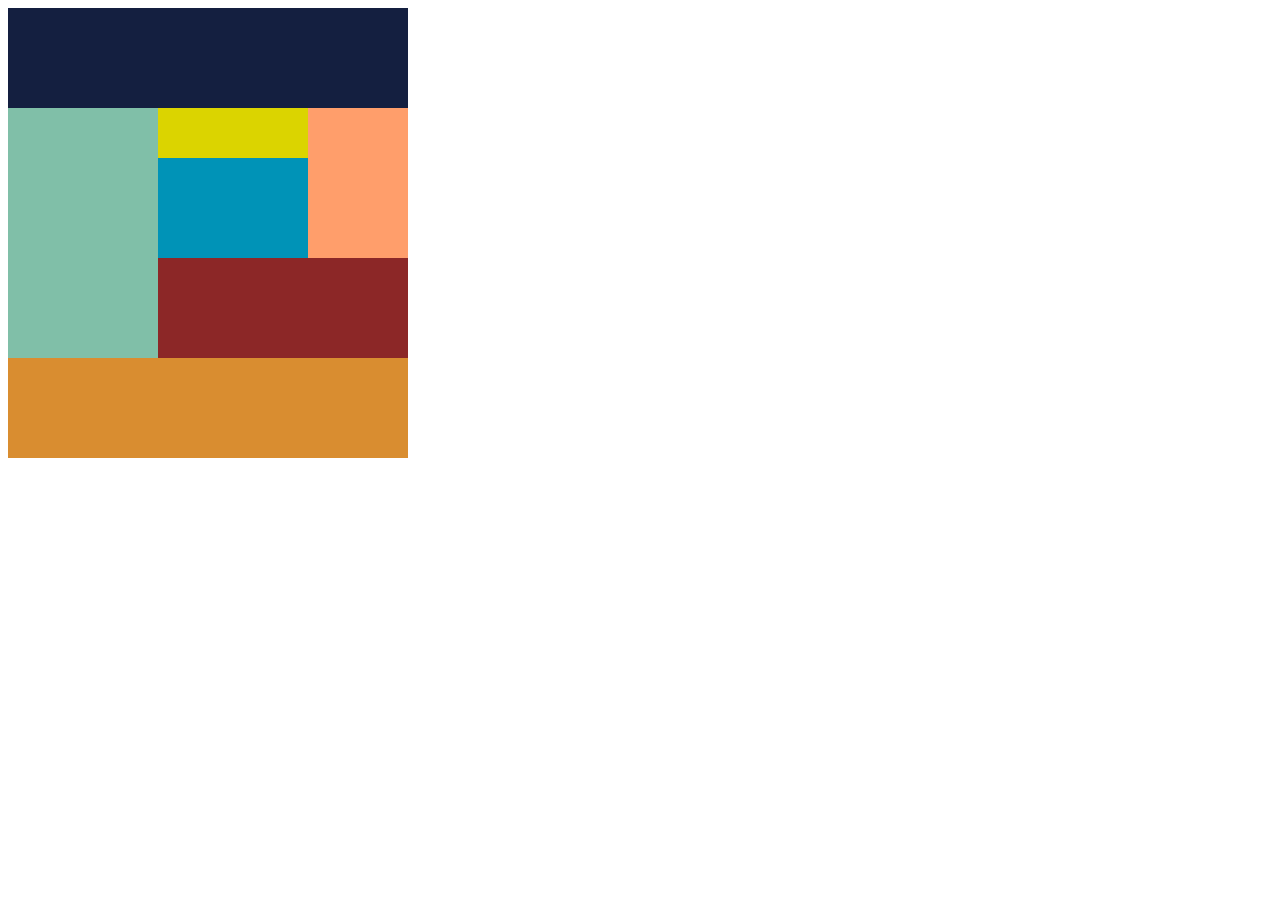
<file: 1-4/index.html>
<!DOCTYPE html>
<html lang="ja">
<head>
    <meta charset="UTF-8">
    <meta http-equiv="X-UA-Compatible" content="IE=edge">
    <meta name="viewport" content="width=device-width, initial-scale=1.0">
    <title>Document</title>
    <link rel="stylesheet" href="stylesheet.css">
    <meta name="viewport" content="width=device-width,initial-scale=1.0,minimum-scale=1.0">
    <link rel="stylesheet" href="smartStyle.css">

</head>
<body>
    <div class="wrapper">
        <div class="header"></div>
        <div class="main clearfix">
            <div class="left"></div>
            <div class="right">
                <div class="orange"></div>
                <div class="yellow"></div>
                <div class="blue"></div>   
                <div class="brown"></div>
            </div>
        </div>


        <div class="footer"></div>
    </div>  
    
</body>
</html>
</file>
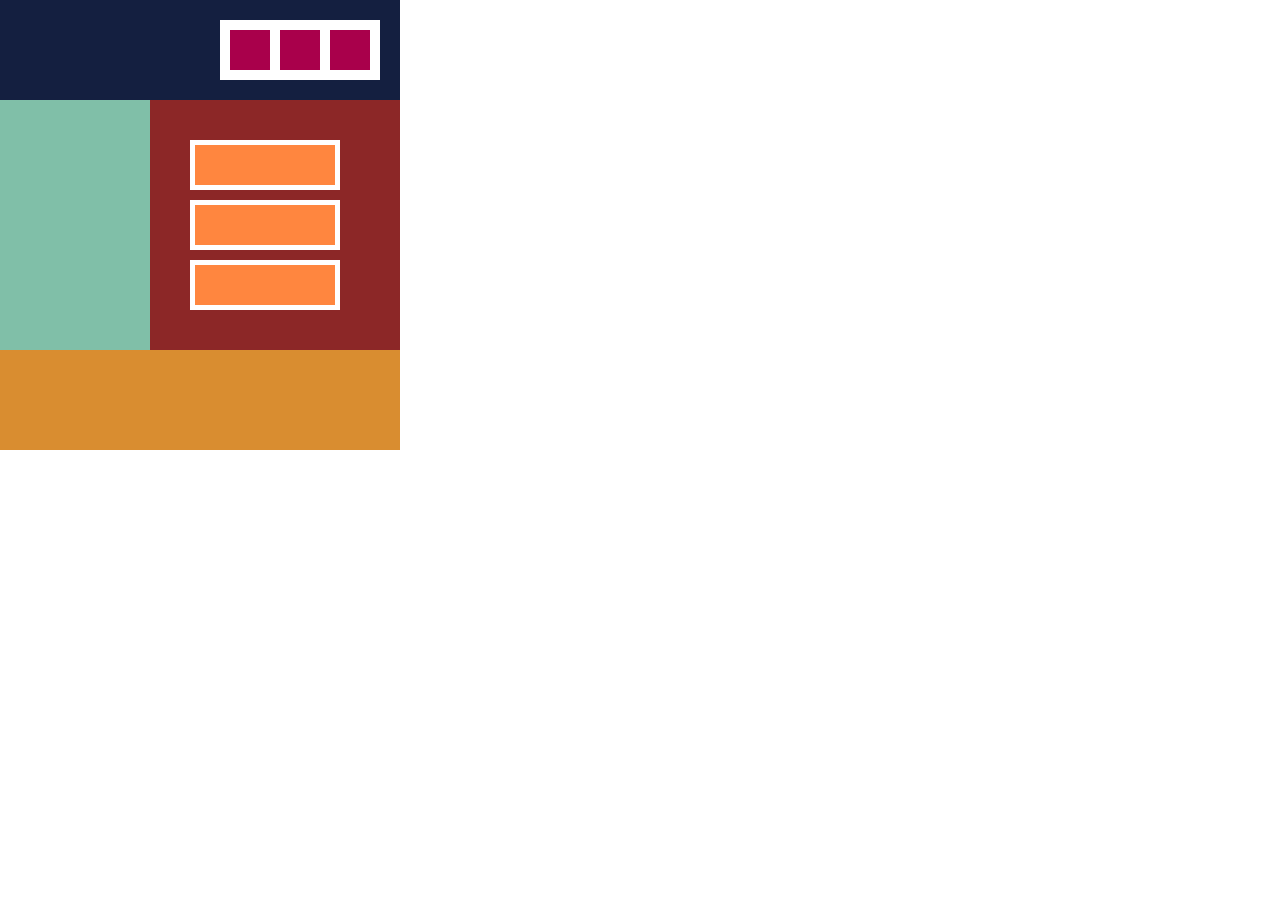
<file: 1-5/index.html>
<!DOCTYPE html>
<html lang="ja">
<head>
    <meta charset="UTF-8">
    <meta http-equiv="X-UA-Compatible" content="IE=edge">
    <meta name="viewport" content="width=device-width, initial-scale=1.0">
    <title>Document</title>
    <link rel = "stylesheet" type = "text/css" href = "http://yui.yahooapis.com/3.18.1/build/cssreset/cssreset-min.css" >
    <link rel="stylesheet" href="style.css">
    <meta name="viewport" content="width=device-width,initial-scale=1.0,minimum-scale=1.0">
    <link rel="stylesheet" href="smartStyle.css">
</head>
<body>
    <div class="wrapper">
        <div class="header">
            <div class="header-left"></div>
            <div class="header-middle"></div>
            <div class="header-right"></div>
        </div>
        <div class="main clearfix">
            <div class="left"></div>
            <div class="right">
                <div class="right-top"></div>
                <div class="right-middle"></div>
                <div class="right-bottom"></div>
            </div>
        </div>
        <div class="footer"></div>
    </div>
    
</body>
</html>
</file>
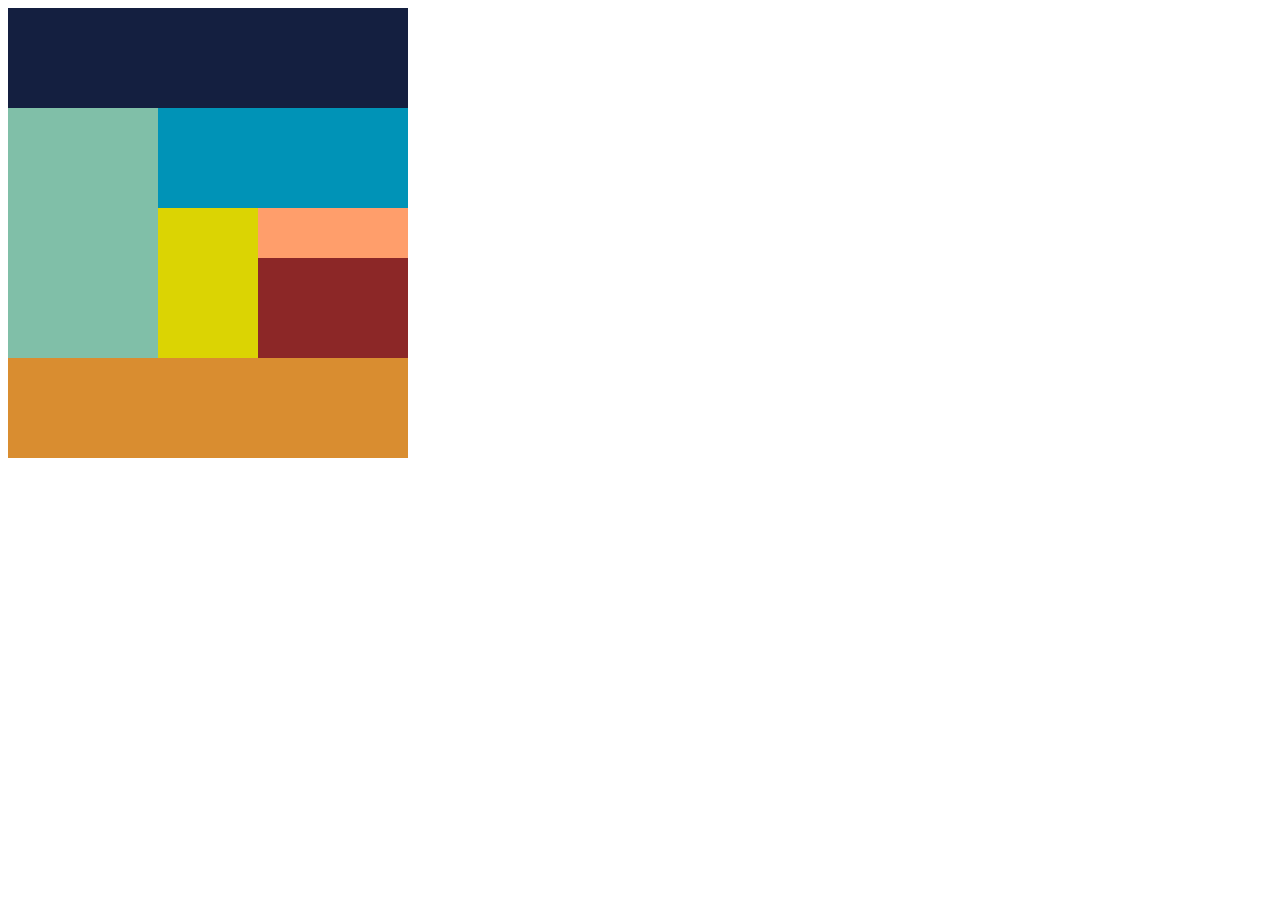
<file: 1-7/index.html>
<!DOCTYPE html>
<html lang="ja">
<head>
    <meta charset="UTF-8">
    <meta http-equiv="X-UA-Compatible" content="IE=edge">
    <meta name="viewport" content="width=device-width, initial-scale=1.0">
    <title>Document</title>
    <link rel="stylesheet" href="css/style.css">
    
</head>
<body>
    <div class="wrapper">
        <div class="header"></div>
        <div class="main clearfix">
            <div class="left"></div>
            <div class="right">
                <div class="right-header"></div>
                <div class="right-yellow"></div>
                <div class="rightright">
                    <div class="right-orange"></div>
                    <div class="right-brown"></div>

                </div>
                
            </div>
        </div>
        <div class="footer"></div>
    </div>
    
</body>
</html>
</file>
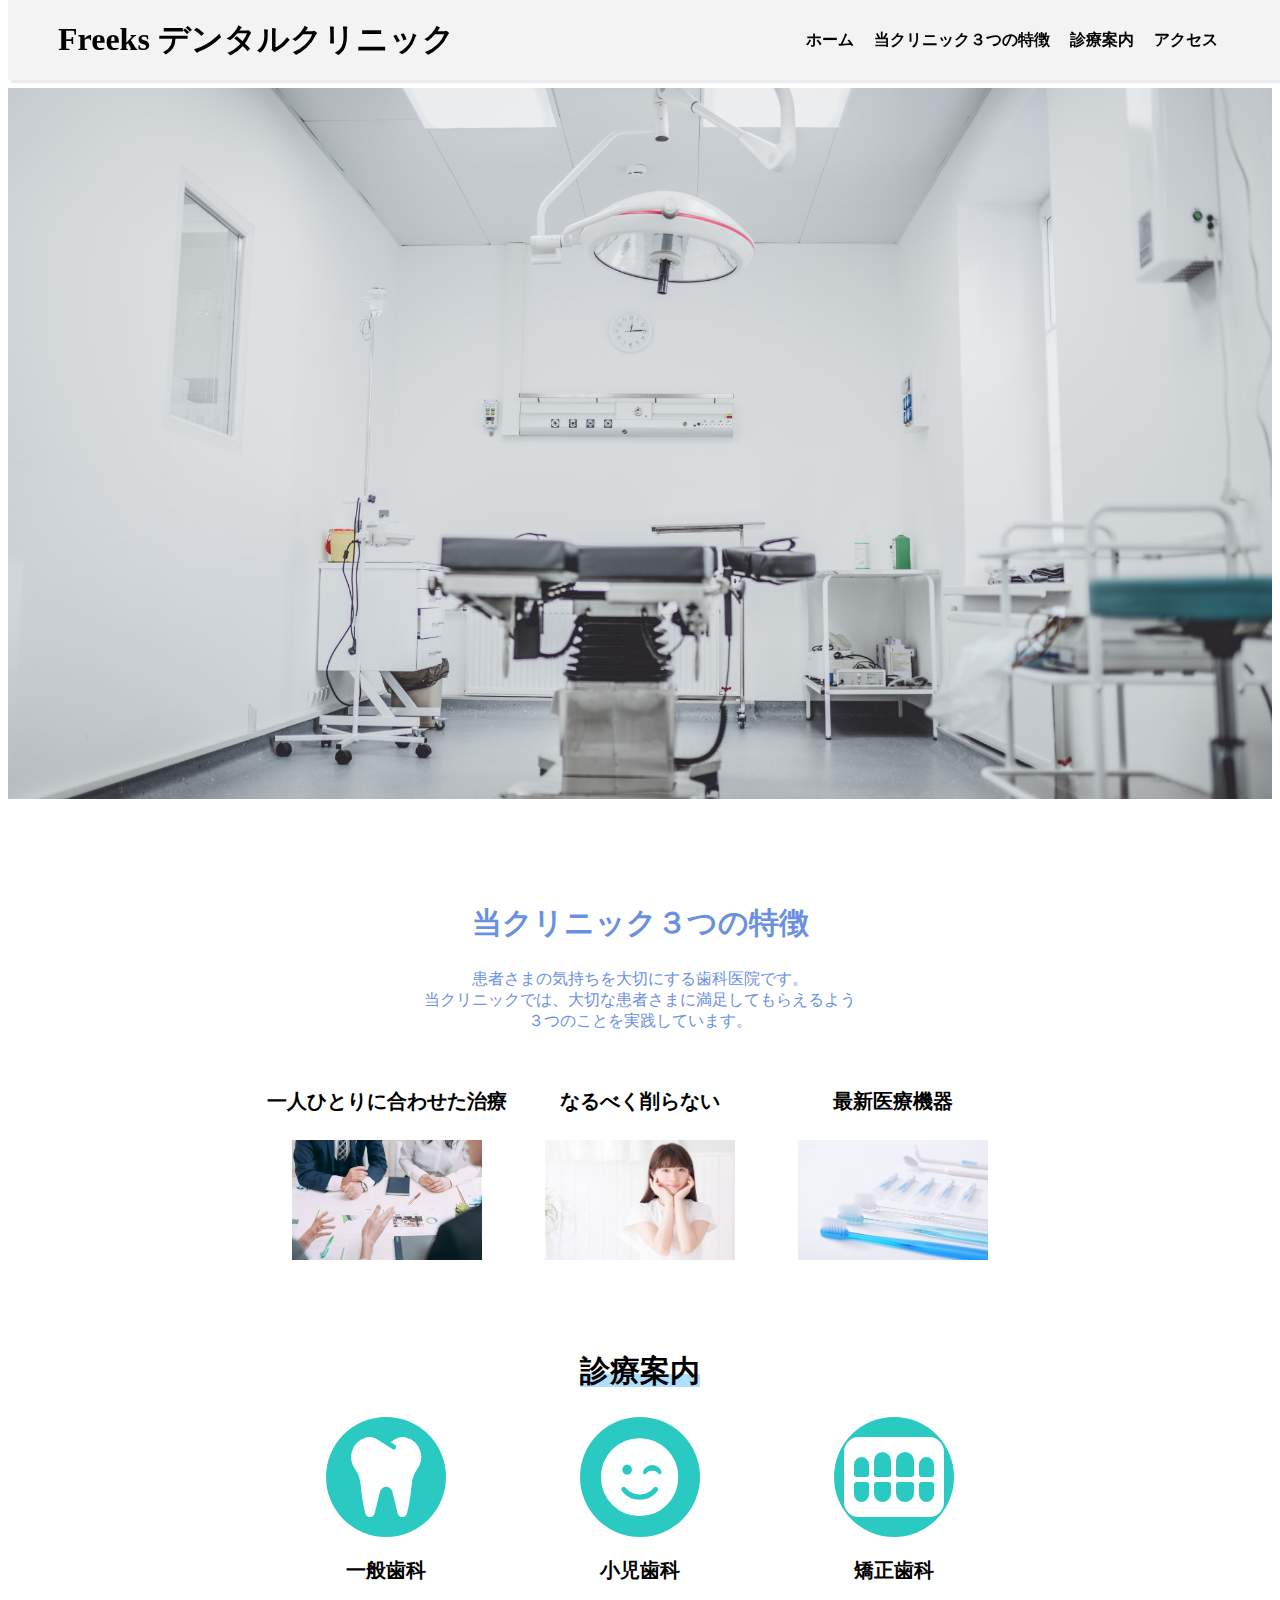
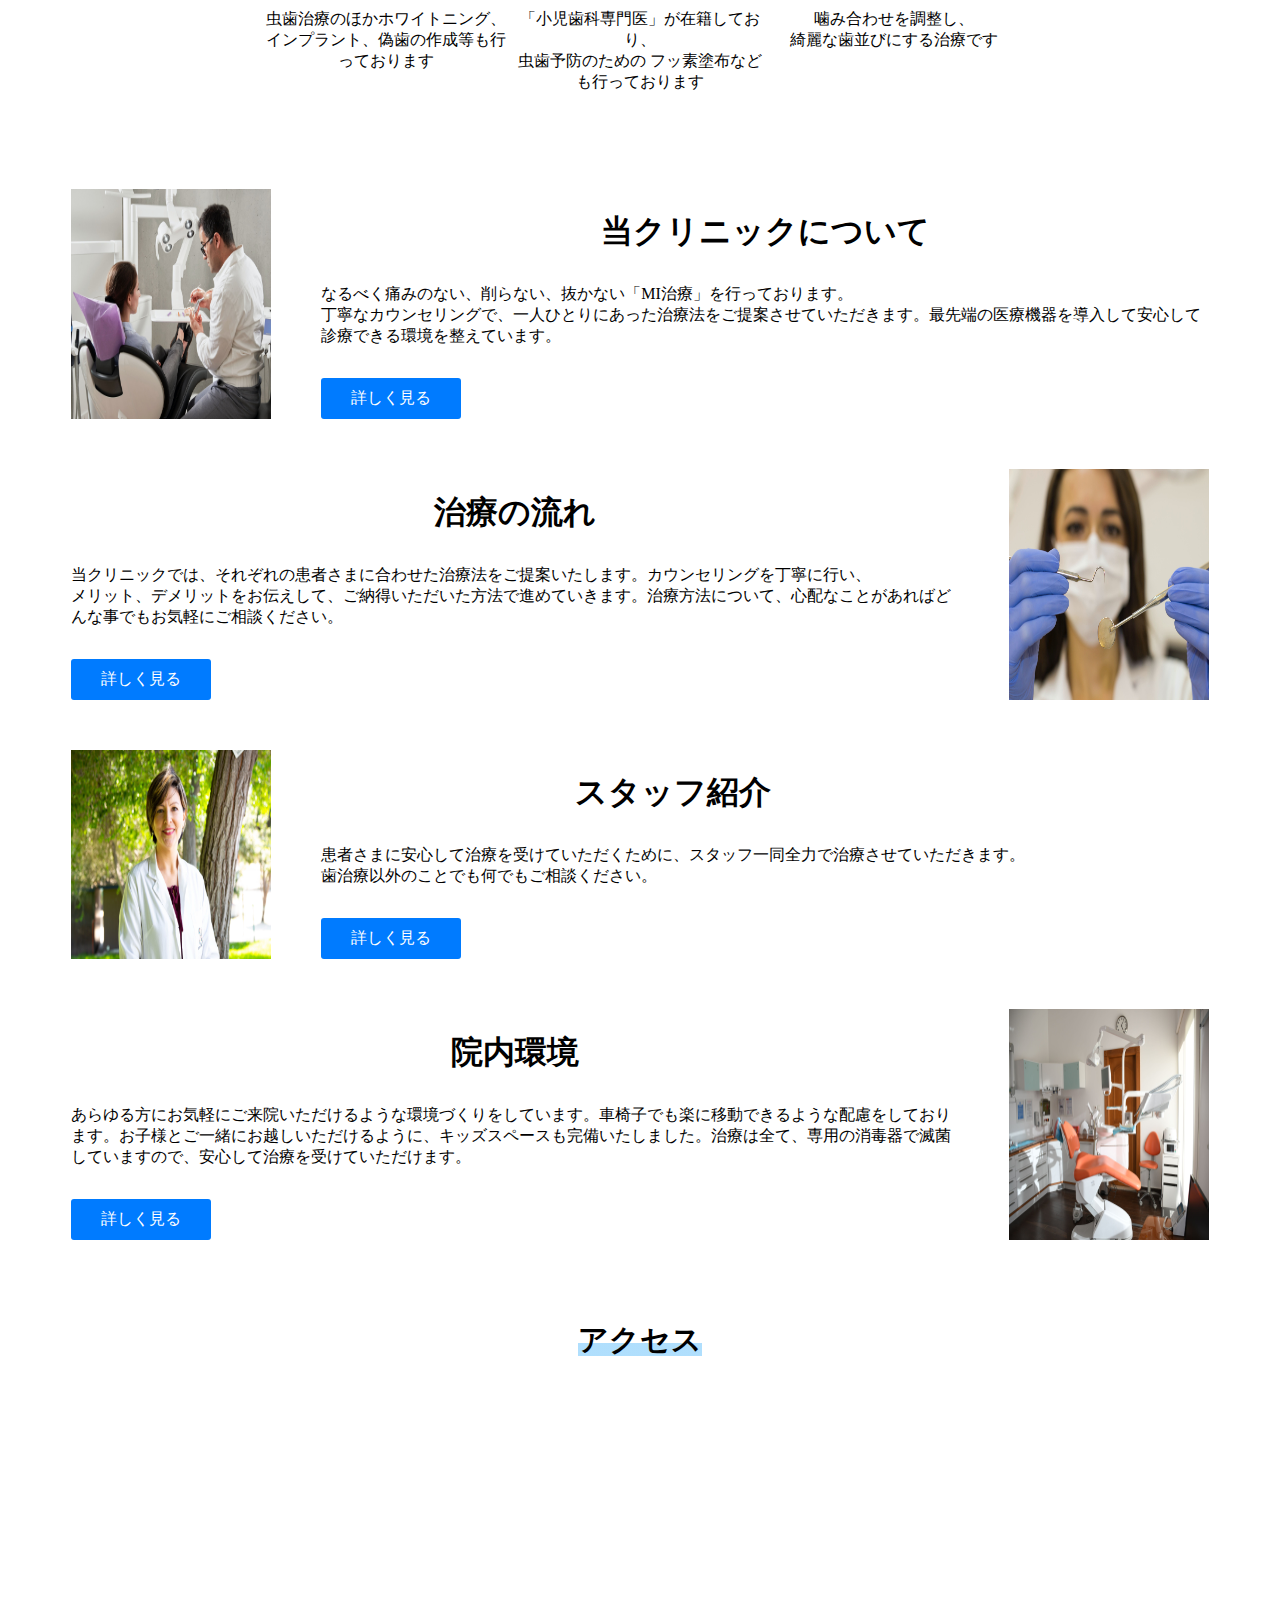
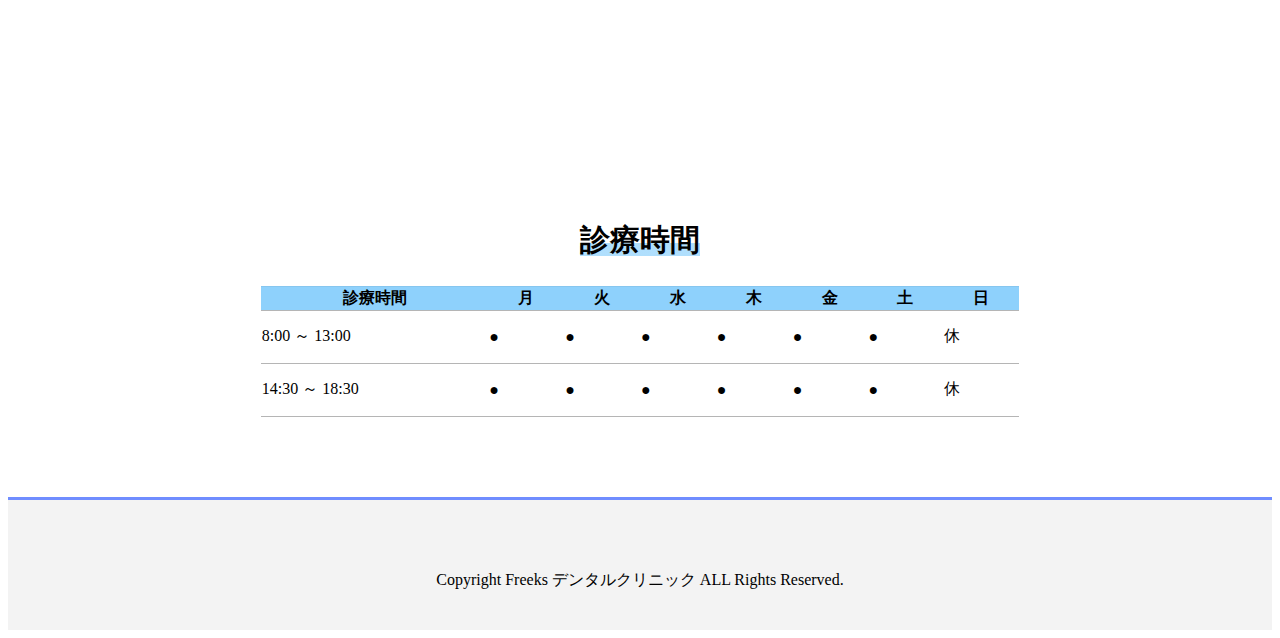
<file: freeks_html/index.html>
<!DOCTYPE html>
<html lang="ja">
<head>
    <meta charset="UTF-8">
    <meta name="viewport" content="width=device-width, initial-scale=1.0">
    <title>Freeksデンタルクリニックa</title>
    <link rel = "stylesheet" type = "text/css" href = "http://yui.yahooapis.com/3.18.1/build/cssreset/cssreset-min.css" >
    <link rel="stylesheet" href="css/style.css">
    <link href="https://use.fontawesome.com/releases/v5.6.1/css/all.css" rel="stylesheet">

</head>
<body>
    <header>
        <h1 class="title">Freeks デンタルクリニック</h1>
        <nav class="nav-menu">
            <ul >
                <li><a href="#home">ホーム</a></li>
                <li><a href="#threeFeatures">当クリニック３つの特徴</a></li>
                <li><a href="#info">診療案内</a></li>
                <li><a href="#access">アクセス</a></li>
                
            </ul>
        </nav>
                        
    </header>
    <main>
        <div class="container" id="home">
            <img src="img/top_pic.jpg" class="top_img" alt="">
        </div>
        <section class="three-features">
            <div style="margin-top: 100px; margin-bottom:40px;">
                <h2 style="font-size:30px; color:#6a90e2;" id="threeFeatures">当クリニック３つの特徴</h2>
                <p style="color:#6a90e2;">患者さまの気持ちを大切にする歯科医院です。
                    <br>当クリニックでは、大切な患者さまに満足してもらえるよう
                    <br>３つのことを実践しています。
                </p>
            </div>
            <div class="features">
                <div class="feature">
                    <h2>一人ひとりに合わせた治療</h2>
                    <img src="img/feature1.jpg" alt="">
                </div>
                <div class="feature">
                    <h2> なるべく削らない</h2>
                    <img src="img/feature2.jpg" alt="" />
                </div>

                <div class="feature">
                    <h2> 最新医療機器</h2>
                    <img src="img/feature3.jpg" alt="" />
                </div>
            </div>
        
        </section>

        <section class="medical_information">
            <h2 style="font-size:30px; text-align: center;" id="info">
                <span style="background: linear-gradient(transparent 60%,rgba(142, 209, 252, 0.7) 0%);">診療案内</span>
            </h2>
            <div class="informations">
                <div class="information">
                    <div class="tooth">
                        <i class="fas fa-tooth fa-5x bg-color"></i>
                    </div>             
                            <h2>一般歯科</h2>
                            <p>虫歯治療のほかホワイトニング、<br>
                            インプラント、偽歯の作成等も行っております
                            </p>
                </div>

                <div class="information">
                    <div class="tooth">
                        <i class="fas fa-smile-wink  fa-5x bg-color"></i>
                    </div>
                        <h2>小児歯科</h2>
                        <p>
                        「小児歯科専門医」が在籍しており、<br>虫歯予防のための
                        フッ素塗布なども行っております
                        </p>

                </div>

                <div class="information">
                    <div class="tooth">
                        <i class="fas fa-teeth  fa-5x bg-color"></i>
                    </div>
                        <h2>矯正歯科</h2>
                        <p>噛み合わせを調整し、<br>
                            綺麗な歯並びにする治療です
                        </p>

                        
                    
                </div>
            </div>

        </section>
        <section class="hospital_detail">
            <div class="details">
                <div class="desc">
                    <img src="img/desc_1.jpg" width="200px" height="auto" alt="">
                    <div class="desc_odd">

                    <h1>当クリニックについて</h1>
                    <p>なるべく痛みのない、削らない、抜かない「MI治療」を行っております。<br>
                        丁寧なカウンセリングで、一人ひとりにあった治療法をご提案させていただきます。最先端の医療機器を導入して安心して診療できる環境を整えています。
                    </p>    
                    <a class="btn" href="">詳しく見る</a>
                    </div>
                </div>
                <div class="desc">
                    <img src="img/desc_2.jpg" width="200px" height="auto" alt="">
                    <div class="desc_even">

                    <h1>治療の流れ</h1>
                    <p>当クリニックでは、それぞれの患者さまに合わせた治療法をご提案いたします。カウンセリングを丁寧に行い、<br>
                        メリット、デメリットをお伝えして、ご納得いただいた方法で進めていきます。治療方法について、心配なことがあればどんな事でもお気軽にご相談ください。</p>
                    <a class="btn" href="">詳しく見る</a>
                    </div>
                </div>
                <div class="desc">
                    <img src="img/desc_3.jpg" width="200px" height="auto" alt="">
                    <div class="desc_odd">

                    <h1>スタッフ紹介</h1>
                    <p>
                        患者さまに安心して治療を受けていただくために、スタッフ一同全力で治療させていただきます。<br>
                        歯治療以外のことでも何でもご相談ください。
                    </p>
                    <a class="btn" href="">詳しく見る</a>
                    </div>
                </div>
                <div class="desc">
                    <img src="img/desc_4.jpg" width="200px" height="auto" alt="">
                    <div class="desc_even">

                    <h1>院内環境</h1>
                    <p>
                        あらゆる方にお気軽にご来院いただけるような環境づくりをしています。車椅子でも楽に移動できるような配慮をしております。お子様とご一緒にお越しいただけるように、キッズスペースも完備いたしました。治療は全て、専用の消毒器で滅菌していますので、安心して治療を受けていただけます。
                    </p>
                    <a class="btn" href="">詳しく見る</a>
                    </div>
                </div>
            </div>
        </section>
        <section>
            <h2 style="font-size:30px; text-align: center;" id="access">
                <span style="background: linear-gradient(transparent 60%,rgba(142, 209, 252, 0.7) 0);">アクセス</span>
            </h2>
            <div class="map"> 
                <iframe src="https://www.google.com/maps/embed?pb=!1m18!1m12!1m3!1d5664.785094980269!2d141.38923237941069!3d43.05430856766139!2m3!1f0!2f0!3f0!3m2!1i1024!2i768!4f13.1!3m3!1m2!1s0x5f0b2bda74ba1b6d%3A0x5b32f8facb8462b!2z44Kz44Oh44OA54-I55Cy5bqXIOadseacreW5jDXmnaHlupc!5e0!3m2!1sja!2sjp!4v1641057151929!5m2!1sja!2sjp" width="60%" height="350" style="border:0;" allowfullscreen="" loading="lazy"></iframe>
            </div>
        </section>    
        <section>
            <h2 style="font-size: 30px; text-align: center;">
            <span style="background: linear-gradient(transparent 60%, rgba(142, 209, 252, 0.7)0);">診療時間</span></h2>

            <table>
                <!-- head部分 -->
                <thead>
                    <tr>
                        <th>診療時間</th>
                        <th>月</th>
                        <th>火</th>
                        <th>水</th>
                        <th>木</th>
                        <th>金</th>
                        <th>土</th>
                        <th>日</th>
                    </tr>
                </thead>
            
                <!-- body部分 -->
                <tbody>
                    <tr>
                        <td width="30%">8:00 ～ 13:00</td>
                        <td height="50">●</td>
                        <td>●</td>
                        <td>●</td>
                        <td>●</td>
                        <td>●</td>
                        <td>●</td>
                        <td>休</td>
                    </tr>
                    <tr>
                        <td>14:30 ～ 18:30</td>
                        <td height="50">●</td>
                        <td>●</td>
                        <td>●</td>
                        <td>●</td>
                        <td>●</td>
                        <td>●</td>
                        <td>休</td>
                    </tr>
                </tbody>
            </table>
        </section>
    </main>
    <footer>
        <p>Copyright Freeks デンタルクリニック ALL Rights Reserved.</p>
    </footer>

   
    
  

</body>
</html>
</file>
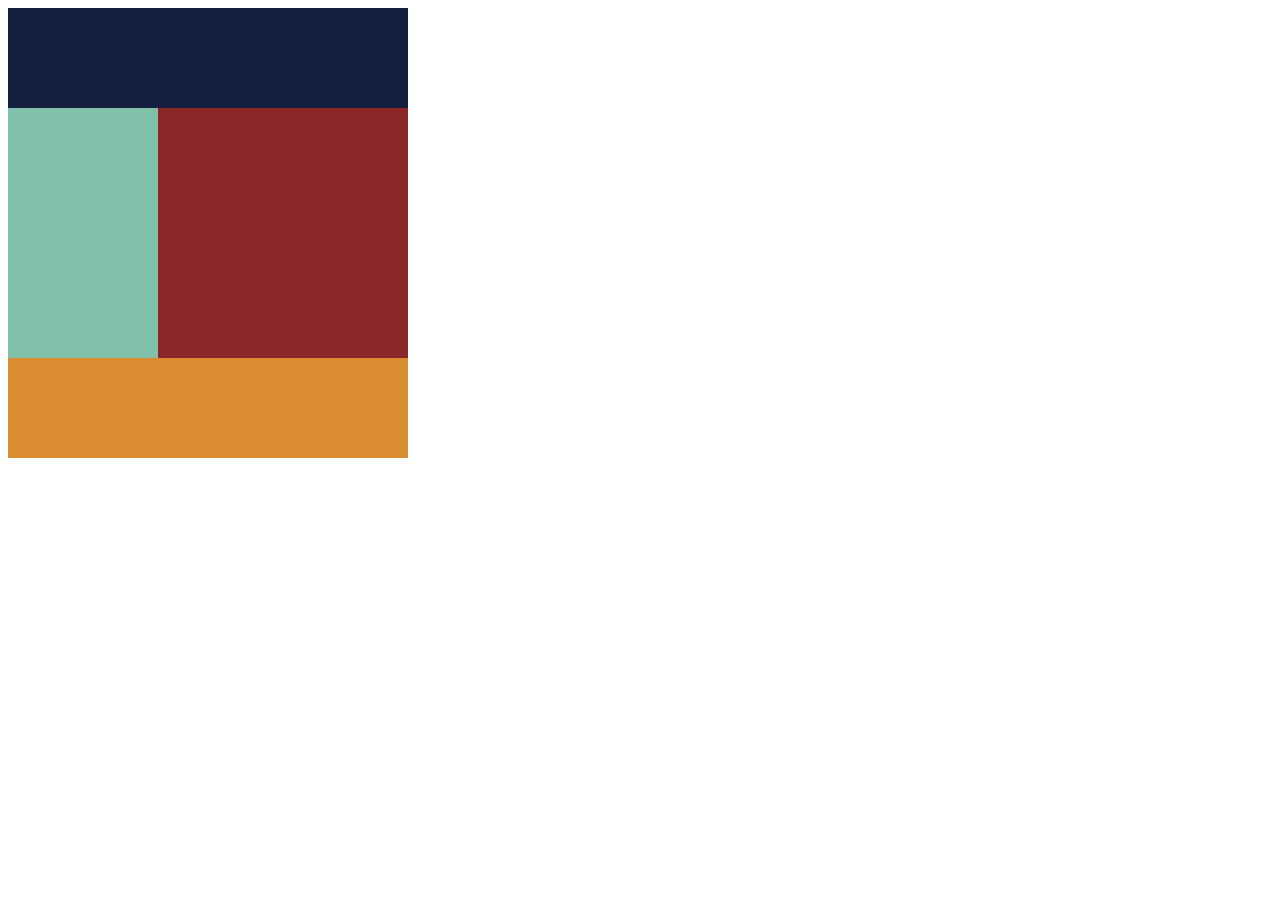
<file: 1-3/top1.html>
<!DOCTYPE html>
<html lang="en">
<head>
    <meta charset="UTF-8">
    <meta http-equiv="X-UA-Compatible" content="IE=edge">
    <meta name="viewport" content="width=device-width, initial-scale=1.0">
    <title>Document</title>
    <link rel="stylesheet" href="style1.css">
    <meta name="viewport" content="width=device-width,initial-scale=1.0,minimum-scale=1.0">
    <link rel="stylesheet" href="smartStyle1.css">
</head>
<body>
    <div class="header"></div>
    <div class="main clearfix">
        <div class="left"></div>
        <div class="right"></div>
    </div>
    <div class="footer"></div>
    
</body>
</html>
</file>
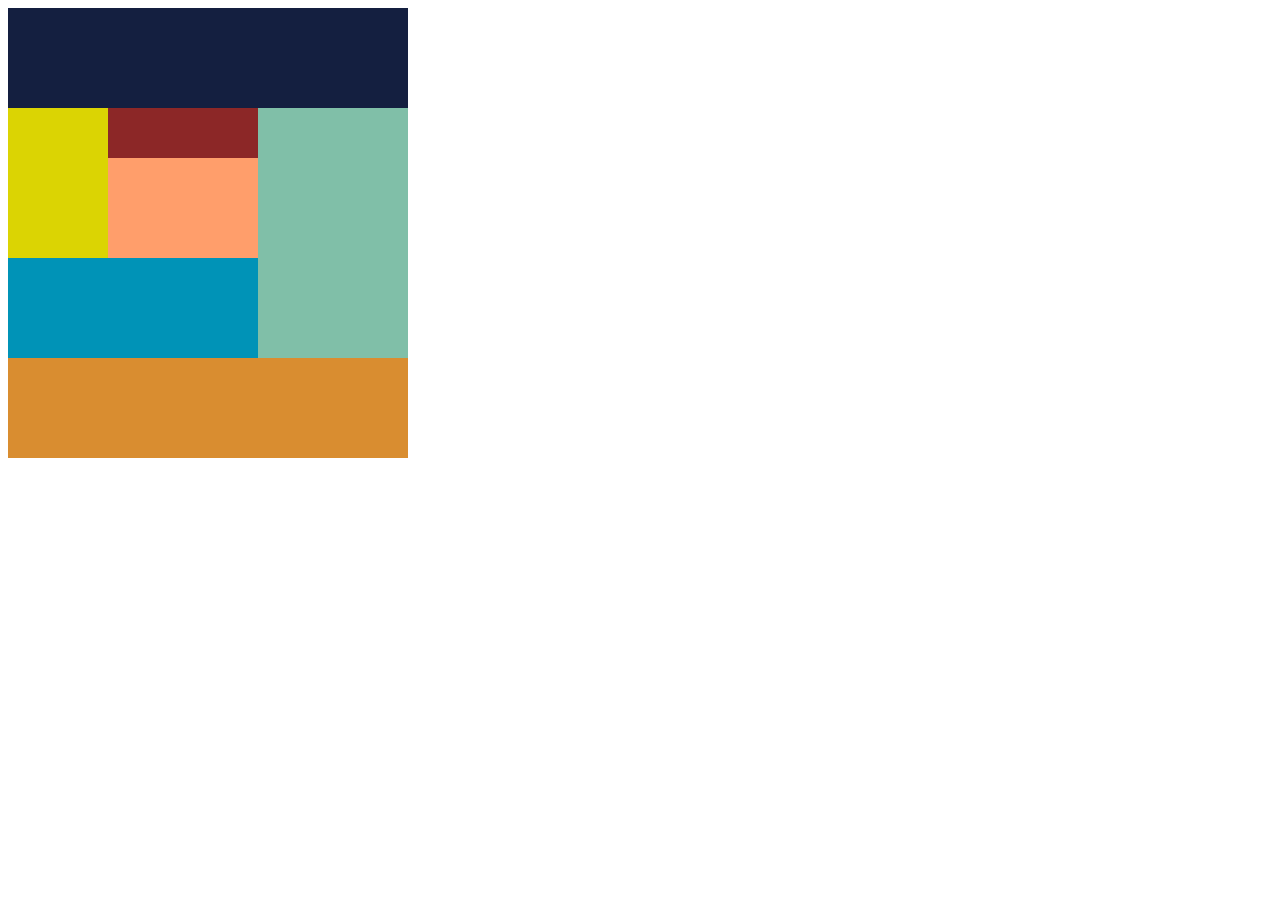
<file: 1-7/index2.html>
<!DOCTYPE html>
<html lang="ja">
<head>
    <meta charset="UTF-8">
    <meta http-equiv="X-UA-Compatible" content="IE=edge">
    <meta name="viewport" content="width=device-width, initial-scale=1.0">
    <title>Document</title>
    <link rel="stylesheet" href="css/style2.css">
</head>
<body>
    <div class="wrapper">
        <div class="header"></div>
        <div class="main clearfix">
            <div class="left">
                <div class="left-upper clearfix">
                    <div class="left-yellow"></div>
                    <div class="leftleft">
                        <div class="left-brown"></div>
                        <div class="left-orange"></div>
                    </div>
                </div>
                <div class="left-footer"></div>                
            </div>
            <div class="right">            
            </div>
        </div>
        <div class="footer"></div>
    </div>
    
    
</body>
</html>
</file>
<file: 1-4/stylesheet.css>
.wrapper {
    width: 400px;
}

.header {
    height: 100px;
    background-color: #141f40;
}

.left {
    height: 250px;
    width: 150px;
    background-color: #80bfa8;
    float: left;
}

.right {
    float: left;
    
}

.clearfix::after { 
    content: '';
    display: block; 
    clear: both;
}

.orange {
    height: 150px;
    width: 100px;
    background-color: #ff9e6b;
    float: right;
}

.yellow {
    height: 50px;
    width: 150px;
    background-color: #dbd400;
}

.blue {
    height: 100px;
    width: 150px;
    background-color: #0093b7;
}

.brown {
    height: 100px;
    width: 250px;
    background-color: #8c2727;
     
}

.footer {
    height: 100px;
    background-color: #d98d30;
}
</file>
<file: 1-4/smartStyle.css>
@media screen and (max-width: 767px) {
    .wrapper {
        width: 300px;
    }

    .left {
        width: 100px;
    }
    .orange {
        width: 75px;
    }

    .yellow {
        width: 125px;
    }

    .blue {
        width: 125px;
    }

    .brown {
        width: 200px;
    }
    
}

@media screen and (max-width: 479px) {
    .left {
        float: none;   
    }

    .right {
        float: none;
    }

    .orange {
        float:none;
    }

    .header,.left,.orange,.blue,.brown,.footer {
        width: 150px;
        height: 100px;
    }

    .yellow {
        width: 150px;
    }

    

    
}
</file>
<file: 1-5/style.css>
* {
    margin: 0;
    padding: 0;
}

.header {
    height: 100px;
    width: 400px;
    background-color: #141f40;
    position: relative;
}

.header-left {
    height: 40px;
    width: 40px;
    background-color: #a9004b;
    border: #fff 10px solid;
    position: absolute;
    top: 20px;
    right: 120px;
}

.header-middle {
    height: 40px;
    width: 40px;
    background-color: #a9004b;
    border: #fff 10px solid;
    position: absolute;
    top: 20px;
    right: 70px;
    
    
}

.header-right {
    height: 40px;
    width: 40px;
    background-color: #a9004b;
    border: #fff 10px solid;
    position: absolute;
    top: 20px;
    right: 20px;
}

.left {
    height: 250px;
    width: 150px;
    background-color: #80bfa8;
    float: left;
}

.right {
    height: 250px;
    width: 250px;
    float: left;
    background-color: #8c2727;
    position: relative;
    
    
}

.clearfix::after { 
    content: '';
    display: block; 
    clear: both;
}

.right-top {
    height: 40px;
    width: 140px;
    background-color: #ff863f;
    border: #fff 5px solid;
    position: absolute;
    top: 40px;
    left: 40px;
}

.right-middle {
    height: 40px;
    width: 140px;
    background-color: #ff863f;
    border: #fff 5px solid;
    position: absolute;
    top: 100px;
    left: 40px;
}

.right-bottom {
    height: 40px;
    width: 140px;
    background-color: #ff863f;
    border: #fff 5px solid;
    position: absolute;
    top: 160px;
    left: 40px;
}

.footer {
    height: 100px;
    width: 400px;
    background-color: #d98d30;
}
</file>
<file: 1-5/smartStyle.css>
@media screen and (max-width: 479px) {
    .header {
        width: 200px;
        height: 200px;
        position: relative;
    }

    .header-left {
        top: 20px;
        right: 70px;
    }
    
    .header-middle {
        top: 70px;
        right: 70px;
        
        
    }
    
    .header-right {
        top: 120px;
        right: 70px;
    }
    

    .right {
        width: 200px;
        height: 210px;
    }

    .left {
        width: 200px;
        height: 100px;
    }

    .footer {
        width: 200px;
    }

    .left, .right {
        float: none;
    }

    
    .right-top {
        top: 20px;
        left: 30px;
        width: 130px;
    }

    .right-middle {
        top: 80px;
        left: 30px;
        width: 130px;
    }

    .right-bottom {
        top: 140px;
        left: 30px;
        width: 130px;
    }
    
}
</file>
<file: 1-7/css/style.css>
.wrapper {
    width: 400px;
}

.header {
    height: 100px;
    background-color: #141f40;
}

.left {
    height: 250px;
    width: 150px;
    background-color: #80bfa8;
    float: left;
}

.right {
    float: left;
    width: 250px;
    height: 250px;
}

.clearfix::after { 
    content: '';
    display: block; 
    clear: both;
}

.right-header {
    height: 100px;
    width: 250px;
    background-color: #0093b7;
     
}

.right-yellow {
    height: 150px;
    width: 100px;
    background-color: #dbd403;
    float: left;
    
}

.right-orange {
    height: 50px;
    width: 150px;
    background-color: #ff9e6b;
    float: right;
}

.right-brown {
    height: 100px;
    width: 150px;
    background-color: #8c2727;
    float: right;
}



.footer {
    height: 100px;
    background-color: #d98d30;
}
</file>
<file: freeks_html/css/style.css>
@charset "UTF-8";
html {
    scroll-behavior: smooth;
}

header {
    display: flex;
    justify-content: space-between;
    height: 80px;
    width: 100%;
    align-items: center;
    position: fixed;
    top: 0;
    box-sizing: border-box;
    padding: 0 50px;
    background-color: #f3f3f3;
    box-shadow: 3px 3px rgba(0,0,0,.075);

}

ul {
    display: flex;
    list-style: none;
}

nav ul li {
    margin-right: 20px; /* nav同士の感覚をあける*/
}

header a {
    text-decoration: none;/* 青線を消す*/
    font-weight: bold;
    color: black;/* デフォルト青→黒へ*/
    position: relative;/* 下と関係する*/
}

header a::after {
    position: absolute;
    content: ''; /* 擬似要素を使う時は必ず必要。今回は中身はなくて良いので空*/
    width: 0px; /* .menuの幅に合わせられる*/
    bottom: -8px;
    height: 3px; /* 下線の縦幅になる*/
    left: 0;
    background: rgba(142, 209, 252, 0.7);
    transition: .3s;
}

nav li a:hover::after {
    width: 100%;
}

.top_img {
    width: 100%;
    padding-top: 80px;
}

/* リセットCSSでデフォルトのh2が聞いていないので、自作しています */
h2 {
    font-size: 20px;
    font-weight: bold;
    margin-bottom: 25px;
}

/* 今後作成する各セクション間の幅を空けておきます */
section {
    margin-bottom: 80px;
}

.three-features {
    text-align: center;
    margin-top: 100px;
}

.features {
    width: 60%;
    display: flex;
    margin: 0 auto; 
}

/* 画像の大きさと位置を決めています */
.features img {
        width: 75%;
        height: 60%;
        margin: 0 auto;
    
}



.point p {
    font-size: 16px;
}

.tooth {
    width: 100px;
    height: 100px;
    padding: 10px;
    border-radius: 50%;
    background-color: rgb(42,201,193);
    display: flex;
    margin: 0 auto;
    margin-bottom: 20px;
}

.tooth i {
    margin: auto;
}

.bg-color {
    color: white;
}

.informations {
    width: 60%;
    display: flex;
    justify-content: space-between;
    margin: 0 auto;
}

.information {
    width: 33%;
    text-align: center;
}


.desc {
    display: flex;
    margin-bottom: 50px;
}

.desc_odd {
    margin-left: 50px;
}

.desc_even {
    margin-right: 50px;
}

.desc:nth-child(even) {
    flex-direction: row-reverse;
}

.details {
    width: 90%;
    margin: 0 auto;
}

.hospital_detail h1 {
    text-align: center;
    margin-bottom: 30px;
}

.btn {
    display: inline-block;
    width: 120px;
    text-align: center;
    padding: 10px;
    margin-top: 15px;
    border-radius: 3px;
    background-color: #007bff;
    color: white;
    text-decoration: none;
    
}

.map {
    text-align: center;
}

table {
    width: 60%;
    border-collapse: collapse;
    border: 1px;
    margin:0 auto;
    
    border-top: 1px solid rgba(0,0,0,.05);
}
    

table tr {
    border-bottom: solid 1px #b5b5b5;
}

thead {
    background-color: #8ed1fc;
}

#threeFeatures {
    padding-top: 80px;
    margin-top: -80px;
}

#info {
    padding-top: 80px;
    margin-top: -80px;
}

#access {
    padding-top: 80px;
    margin-top: -80px;
}

footer {
    height: 130px;
    border-top: 3px solid #708dff;
    background-color: #f3f3f3;
    width: 100%;
    
}

footer p {
    text-align: center;
    margin-top: 70px;
    
}
</file>
<file: 1-3/style1.css>
.header {
    height: 100px;
    width: 400px;
    background-color: #141f40;
}

.clearfix::after { 
    content: '';
    display: block; 
    clear: both;
}


.left {
    height: 250px;
    width: 150px;
    background-color: #80bfa8;
    float: left;

}

.right {
    height: 250px;
    width: 250px;
    background-color: #8c2727;
    float: left;
}

.footer {
    height: 100px;
    width: 400px;
    background-color: #d98d30;
}
</file>
<file: 1-3/smartStyle1.css>
@media screen and (min-width: 767px) {
}
@media screen and (max-width: 767px) {
    .header {
        width: 250px;
    }

    .right {
        width: 100px;
    }

    .footer {
        width: 250px;
    }

}
@media screen and (max-width: 479px) {
    .header {
        width: 150px;
    }

    .right {
        width: 150px;
        
    }

    .left {
        float: none;
    }
    
    .footer {
        width: 150px;
    }
}
</file>
<file: 1-7/css/style2.css>
.wrapper {
    width: 400px;
}

.header {
    height: 100px;
    background-color: #141f40;
}

.right {
    height: 250px;
    width: 150px;
    background-color: #80bfa8;
    float: left;
}

.left {
    float: left;
    width: 250px;
    height: 250px;
}

.clearfix::after { 
    content: '';
    display: block; 
    clear: both;
}

.left-yellow {
    height: 150px;
    width: 100px;
    background-color: #dbd403;
    float: left;
    
}

.leftleft {
    float: left;
}

.left-brown {
    height: 50px;
    width: 150px;
    background-color: #8c2727;
    
}

.left-orange {
    height: 100px;
    width: 150px;
    background-color: #ff9e6b;
    
}

.left-footer {
    height: 100px;
    width: 250px;
    background-color: #0093b7;
     
}

.footer {
    height: 100px;
    background-color: #d98d30;
}
</file>
